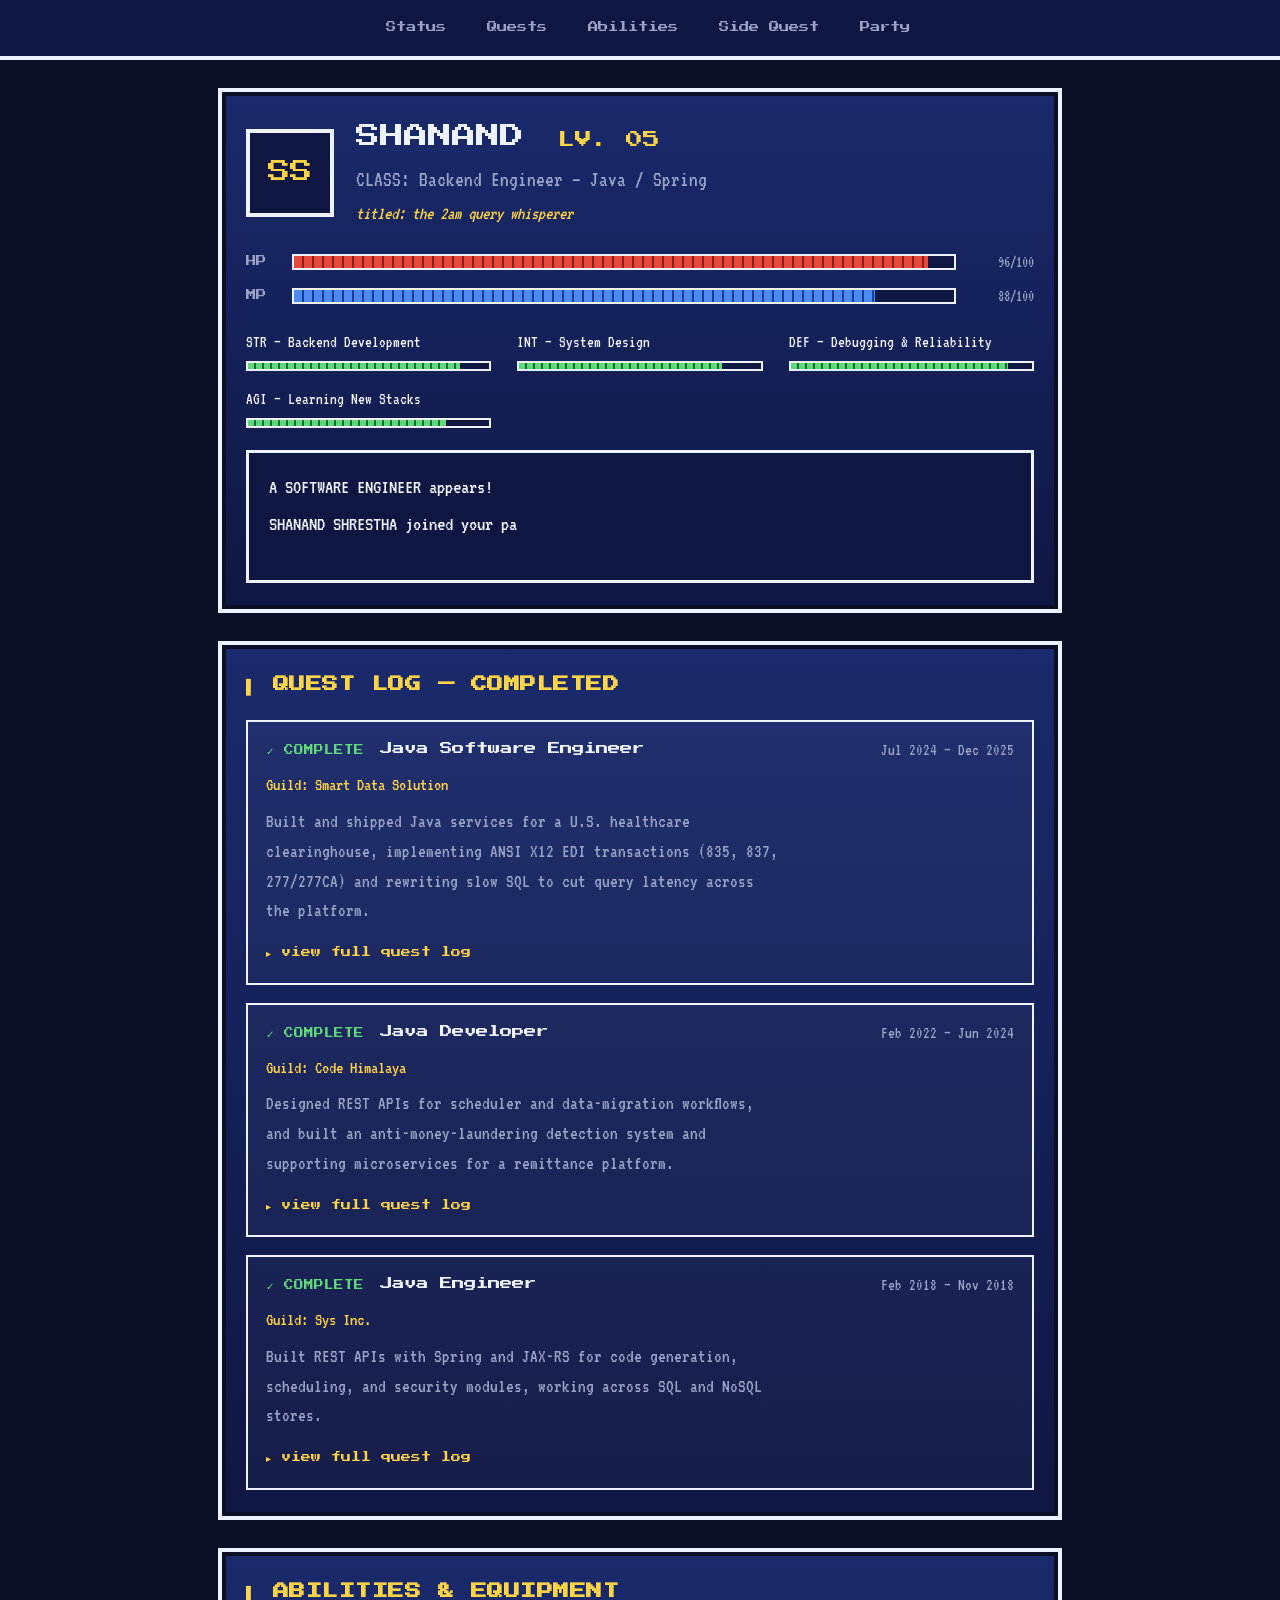
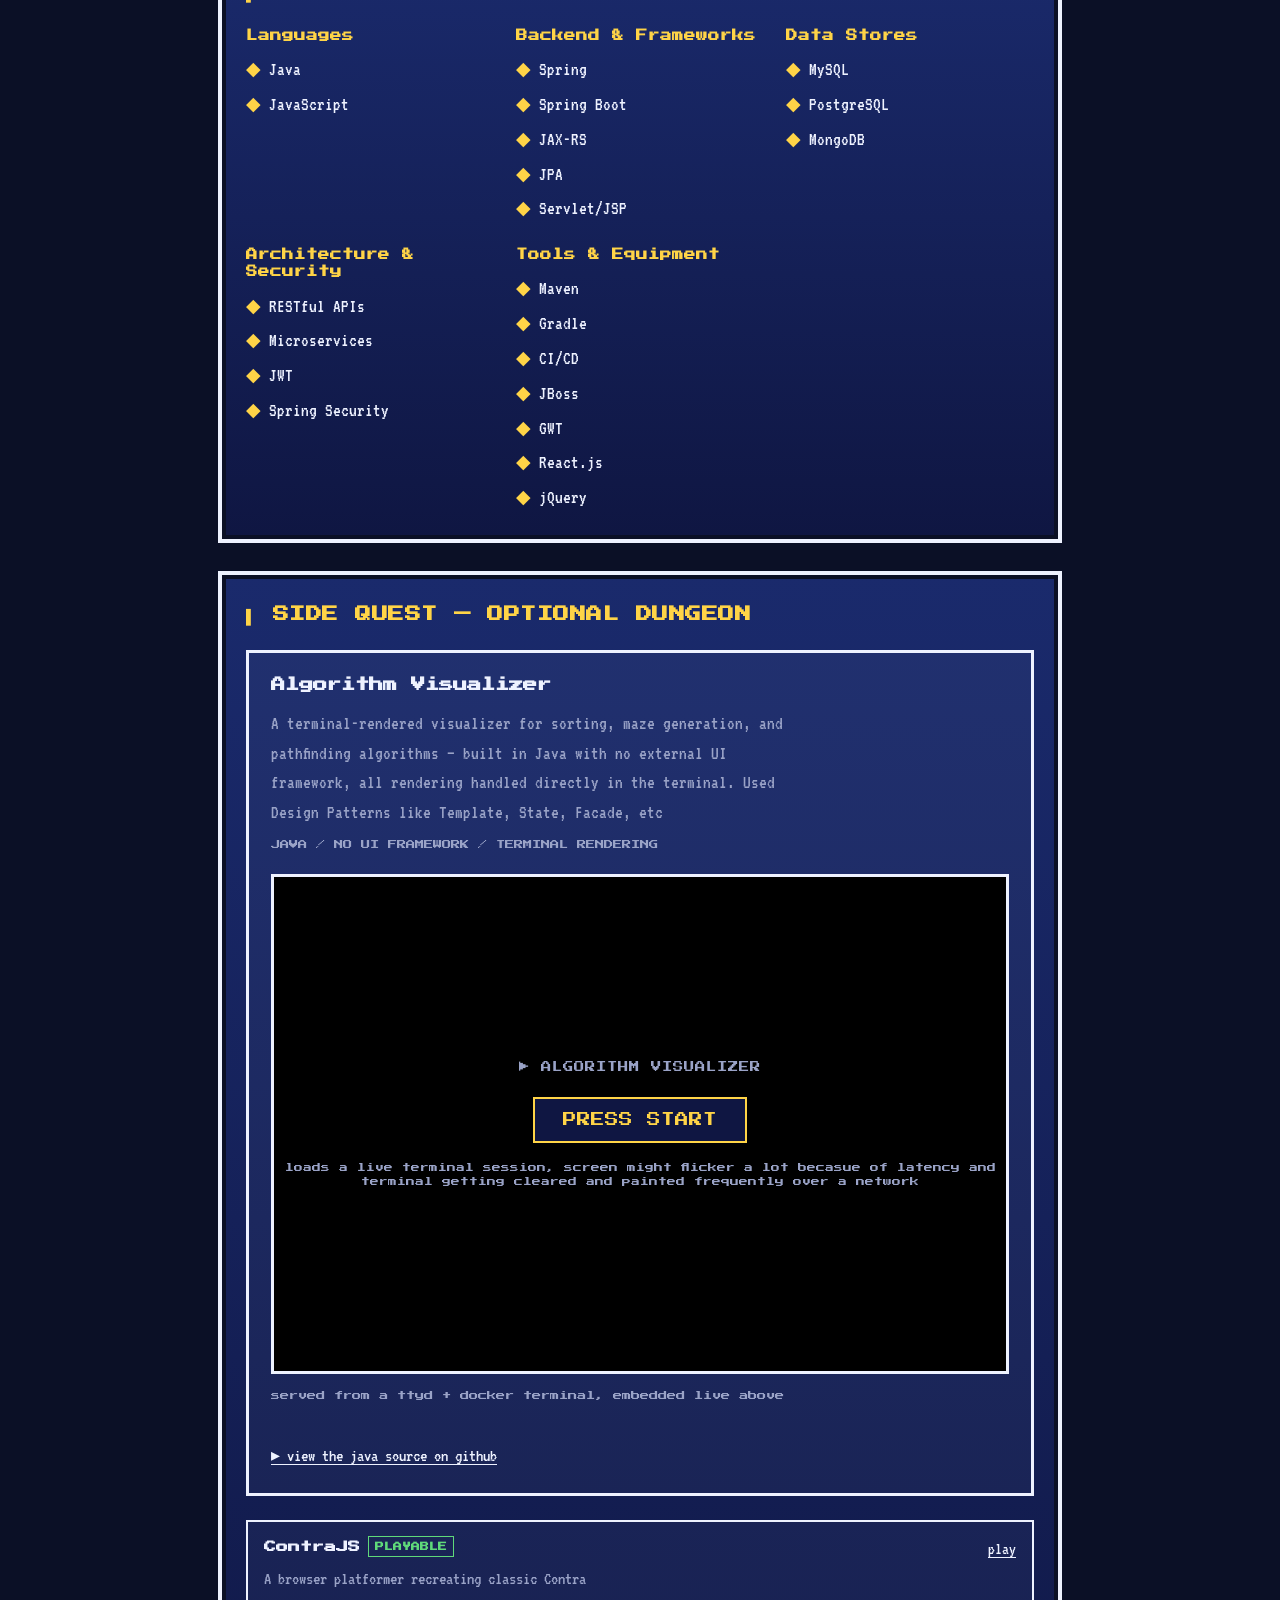
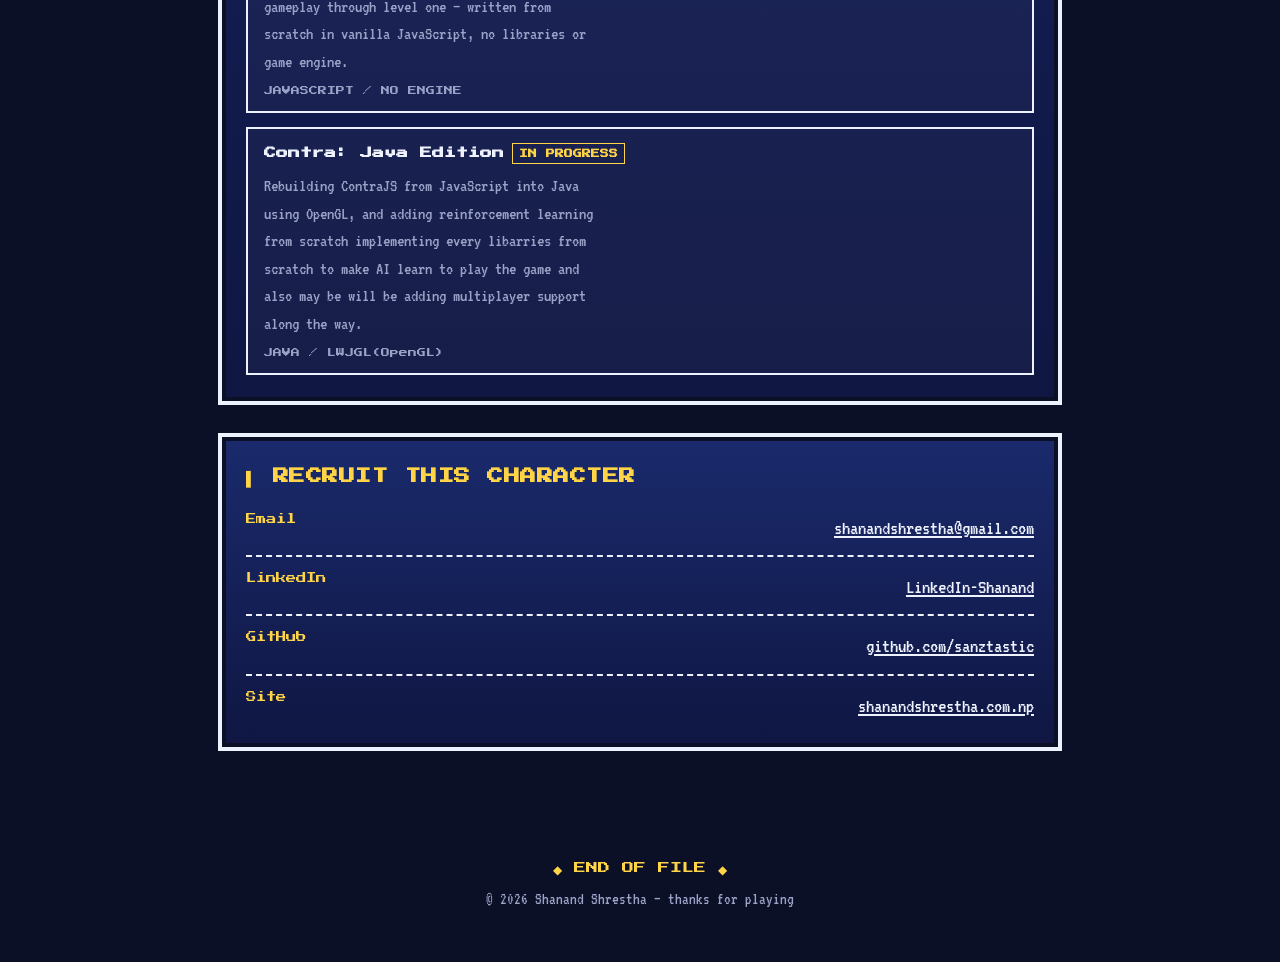
<file: index.html>
<!DOCTYPE html>
<html lang="en">
<head>
<meta charset="UTF-8">
<meta name="viewport" content="width=device-width, initial-scale=1.0">
<title>Shanand Shrestha — Character Sheet</title>
<link rel="icon" href="data:image/svg+xml,%3Csvg xmlns='http://www.w3.org/2000/svg' viewBox='0 0 16 16' shape-rendering='crispEdges'%3E%3Crect width='16' height='16' fill='%230b1026'/%3E%3Crect x='7' y='2' width='2' height='2' fill='%23ffd447'/%3E%3Crect x='5' y='4' width='6' height='2' fill='%23ffd447'/%3E%3Crect x='4' y='6' width='8' height='4' fill='%23ffd447'/%3E%3Crect x='5' y='10' width='6' height='2' fill='%23ffd447'/%3E%3Crect x='7' y='12' width='2' height='2' fill='%23ffd447'/%3E%3C/svg%3E">
<link rel="preconnect" href="https://fonts.googleapis.com">
<link rel="preconnect" href="https://fonts.gstatic.com" crossorigin>
<link href="https://fonts.googleapis.com/css2?family=Press+Start+2P&family=VT323&display=swap" rel="stylesheet">
<link rel="stylesheet" href="style.css">
<script src="script.js" defer></script>
</head>
<body>

<nav class="menu-bar">
  <a href="#status">Status</a>
  <a href="#quests">Quests</a>
  <a href="#abilities">Abilities</a>
  <a href="#sidequest">Side Quest</a>
  <a href="#party">Party</a>
</nav>

<main>

  <!-- ================= STATUS ================= -->
  <section id="status" class="rpg-box">
    <div class="status-top">
      <div class="portrait">SS</div>
      <div>
        <div class="name-plate">SHANAND <span class="lv">LV. 05</span></div>
        <div class="class-line">CLASS: Backend Engineer — Java / Spring</div>
        <div class="flavor">titled: the 2am query whisperer</div>
      </div>
    </div>

    <div class="bars">
      <div class="bar-row">
        <span class="bar-label">HP</span>
        <div class="bar hp"><div class="bar-fill" style="width:96%"></div></div>
        <span class="bar-num">96/100</span>
      </div>
      <div class="bar-row">
        <span class="bar-label">MP</span>
        <div class="bar mp"><div class="bar-fill" style="width:88%"></div></div>
        <span class="bar-num">88/100</span>
      </div>
    </div>

    <div class="stat-grid">
      <div><span class="stat-name">STR — Backend Development</span><div class="stat-bar"><div style="width:88%"></div></div></div>
      <div><span class="stat-name">INT — System Design</span><div class="stat-bar"><div style="width:84%"></div></div></div>
      <div><span class="stat-name">DEF — Debugging &amp; Reliability</span><div class="stat-bar"><div style="width:90%"></div></div></div>
      <div><span class="stat-name">AGI — Learning New Stacks</span><div class="stat-bar"><div style="width:82%"></div></div></div>
    </div>

    <div class="dialogue-box" id="introBox"></div>
  </section>

  <!-- ================= QUESTS (experience) ================= -->
  <section id="quests" class="rpg-box">
    <h2 class="rpg-title">&#9612; QUEST LOG — COMPLETED</h2>
    <ul class="quest-list">
      <li class="quest">
        <div class="quest-head">
          <span class="quest-status">&#10003; COMPLETE</span>
          <span class="quest-name">Java Software Engineer</span>
          <span class="quest-dates">Jul 2024 – Dec 2025</span>
        </div>
        <div class="quest-giver">Guild: Smart Data Solution</div>
        <p class="quest-desc">Built and shipped Java services for a U.S. healthcare clearinghouse, implementing ANSI X12 EDI transactions (835, 837, 277/277CA) and rewriting slow SQL to cut query latency across the platform.</p>
        <details>
          <summary>view full quest log</summary>
          <ul class="quest-bullets">
            <li>Built and maintained Java services for the Healthcare Clearinghouse platform, implementing and extending ANSI X12 EDI transaction types (835, 837, 277/277CA) for U.S. healthcare clients.</li>
            <li>Shipped client-specific enhancements and resolved production incidents, keeping clearinghouse transaction processing reliable for live customers.</li>
            <li>Improved database performance by rewriting inefficient SQL queries and introducing targeted indexing strategies, cutting query execution time and reducing application latency.</li>
            <li>Partnered with business analysts, QA, and fellow engineers across the full SDLC — design, build, test, and release — to deliver production-quality software.</li>
          </ul>
        </details>
      </li>
      <li class="quest">
        <div class="quest-head">
          <span class="quest-status">&#10003; COMPLETE</span>
          <span class="quest-name">Java Developer</span>
          <span class="quest-dates">Feb 2022 – Jun 2024</span>
        </div>
        <div class="quest-giver">Guild: Code Himalaya</div>
        <p class="quest-desc">Designed REST APIs for scheduler and data-migration workflows, and built an anti-money-laundering detection system and supporting microservices for a remittance platform.</p>
        <details>
          <summary>view full quest log</summary>
          <ul class="quest-bullets">
            <li>Designed and built REST APIs for scheduler and data-migration workflows powering a production web application.</li>
            <li>Deployed and operated services on JBoss application servers and served as a direct technical point of contact for client integration work.</li>
            <li>Built an Anti-Money Laundering (AML) detection system and supporting microservices for a remittance platform, strengthening fraud-detection coverage.</li>
            <li>Designed and maintained relational data models across MySQL, PostgreSQL, and OracleDB.</li>
            <li>Developed a CRM application using JSP, Servlet, and jQuery.</li>
          </ul>
        </details>
      </li>
      <li class="quest">
        <div class="quest-head">
          <span class="quest-status">&#10003; COMPLETE</span>
          <span class="quest-name">Java Engineer</span>
          <span class="quest-dates">Feb 2018 – Nov 2018</span>
        </div>
        <div class="quest-giver">Guild: Sys Inc.</div>
        <p class="quest-desc">Built REST APIs with Spring and JAX-RS for code generation, scheduling, and security modules, working across SQL and NoSQL stores.</p>
        <details>
          <summary>view full quest log</summary>
          <ul class="quest-bullets">
            <li>Built REST APIs with Spring Framework and JAX-RS supporting code generation, scheduling, and security modules for a web application.</li>
            <li>Contributed to setup and maintenance of CI/CD pipelines.</li>
            <li>Worked across SQL and NoSQL stores (Cassandra, MySQL, PostgreSQL, MongoDB) to support application data needs.</li>
            <li>Developed front-end features using GWT and React.js.</li>
          </ul>
        </details>
      </li>
    </ul>
  </section>

  <!-- ================= ABILITIES ================= -->
  <section id="abilities" class="rpg-box">
    <h2 class="rpg-title">&#9612; ABILITIES &amp; EQUIPMENT</h2>
    <div class="ability-groups">
      <div class="ability-group">
        <h3>Languages</h3>
        <ul><li>Java</li><li>JavaScript</li></ul>
      </div>
      <div class="ability-group">
        <h3>Backend &amp; Frameworks</h3>
        <ul><li>Spring</li><li>Spring Boot</li><li>JAX-RS</li><li>JPA</li><li>Servlet/JSP</li></ul>
      </div>
      <div class="ability-group">
        <h3>Data Stores</h3>
        <ul><li>MySQL</li><li>PostgreSQL</li><li>MongoDB</li></ul>
      </div>
      <div class="ability-group">
        <h3>Architecture &amp; Security</h3>
        <ul><li>RESTful APIs</li><li>Microservices</li><li>JWT</li><li>Spring Security</li></ul>
      </div>
      <div class="ability-group">
        <h3>Tools &amp; Equipment</h3>
        <ul><li>Maven</li><li>Gradle</li><li>CI/CD</li><li>JBoss</li><li>GWT</li><li>React.js</li><li>jQuery</li></ul>
      </div>
    </div>
  </section>

  <!-- ================= SIDE QUEST ================= -->
  <section id="sidequest" class="rpg-box">
    <h2 class="rpg-title">&#9612; SIDE QUEST — OPTIONAL DUNGEON</h2>

    <article class="dungeon-card">
      <h3>Algorithm Visualizer</h3>
      <p class="desc">A terminal-rendered visualizer for sorting, maze generation, and pathfinding algorithms — built in Java with no external UI framework, all rendering handled directly in the terminal. Used Design Patterns like Template, State, Facade, etc</p>
      <p class="meta">JAVA / NO UI FRAMEWORK / TERMINAL RENDERING</p>

      <div class="terminal-frame" id="terminalFrame">
        <div class="terminal-start" id="terminalStart">
          <div class="terminal-start-inner">
            <p class="terminal-start-title">&#9654; ALGORITHM VISUALIZER</p>
            <button type="button" id="terminalStartBtn" class="terminal-start-btn">PRESS START</button>
            <p class="terminal-start-hint">loads a live terminal session, screen might flicker a lot becasue of latency and terminal getting cleared and painted frequently over a network</p>
          </div>
        </div>
      </div>
      <p class="meta">served from a ttyd + docker terminal, embedded live above</p>

      <a class="src-link" href="https://github.com/sanztastic/terminal-algorithm-visualizer" target="_blank" rel="noopener">&#9656; view the java source on github</a>
    </article>

    <ul class="other-quests">
      <li>
        <div>
          <h4>ContraJS <span class="tag-playable">PLAYABLE</span></h4>
          <p>A browser platformer recreating classic Contra gameplay through level one — written from scratch in vanilla JavaScript, no libraries or game engine.</p>
          <div class="tags">JAVASCRIPT / NO ENGINE</div>
        </div>
        <a href="https://sanztastic.github.io/ContraJS" target="_blank" rel="noopener">play</a>
      </li>
      <li>
        <div>
          <h4>Contra: Java Edition <span class="tag-progress">IN PROGRESS</span></h4>
          <p>Rebuilding ContraJS from JavaScript into Java using OpenGL, and adding reinforcement learning from scratch implementing every libarries from scratch to make AI learn to play the game and also may be will be adding multiplayer support along the way.</p>
          <div class="tags">JAVA / LWJGL(OpenGL)</div>
        </div>
      </li>
    </ul>
  </section>

  <!-- ================= PARTY / CONTACT ================= -->
  <section id="party" class="rpg-box">
    <h2 class="rpg-title">&#9612; RECRUIT THIS CHARACTER</h2>
    <ul class="recruit-list">
      <li><span class="recruit-label">Email</span><span class="recruit-value"><a href="mailto:shanandshrestha@gmail.com">shanandshrestha@gmail.com</a></span></li>
      <li><span class="recruit-label">LinkedIn</span><span class="recruit-value"><a href="https://www.linkedin.com/in/shanand-shrestha-b71926156">LinkedIn-Shanand</a></span></li>
      <li><span class="recruit-label">GitHub</span><span class="recruit-value"><a href="https://github.com/sanztastic" target="_blank" rel="noopener">github.com/sanztastic</a></span></li>
      <li><span class="recruit-label">Site</span><span class="recruit-value"><a href="https://www.shanandshrestha.com.np" target="_blank" rel="noopener">shanandshrestha.com.np</a></span></li>
    </ul>
  </section>

</main>

<footer>
  <div class="end-mark">&#9670; END OF FILE &#9670;</div>
  <div class="credit">© <span id="year"></span> Shanand Shrestha — thanks for playing</div>
</footer>
</body>
</html>
</file>
<file: style.css>
:root{
    --bg:#0b1026;
    --box1:#1a2a6c;
    --box2:#0f1642;
    --panel:rgba(255,255,255,0.03);
    --border:#eef2ff;
    --gold:#ffd447;
    --text:#eef2ff;
    --text-dim:#9aa3c7;
    --green:#5fd97a;
    --green-dark:#1f6b34;
    --hp:#e6483c;
    --hp-dark:#8a1f18;
    --mp:#4c8bf5;
    --mp-dark:#1c3f8a;
    --font-pixel:'Press Start 2P', monospace;
    --font-term:'VT323', monospace;
  }
  *{ box-sizing:border-box; }
  html{ scroll-behavior:smooth; }
  body{
    margin:0;
    background:var(--bg);
    color:var(--text);
    font-family:var(--font-term);
    font-size:19px;
    line-height:1.5;
  }
  ::selection{ background:var(--gold); color:var(--bg); }
  a{ color:inherit; }
  *:focus-visible{ outline:2px solid var(--gold); outline-offset:3px; }

  /* ---------- menu bar ---------- */
  .menu-bar{
    position:sticky;
    top:0;
    z-index:30;
    background:var(--box2);
    border-bottom:4px solid var(--border);
    display:flex;
    flex-wrap:wrap;
    justify-content:center;
    gap:8px 22px;
    padding:14px 16px;
  }
  .menu-bar a{
    font-family:var(--font-pixel);
    font-size:0.65rem;
    color:var(--text-dim);
    text-decoration:none;
    padding:6px 2px;
    transition:color .15s ease;
  }
  .menu-bar a::before{ content:'\25B8\00a0'; opacity:0; transition:opacity .15s ease; }
  .menu-bar a:hover, .menu-bar a:focus-visible{ color:var(--gold); }
  .menu-bar a:hover::before, .menu-bar a:focus-visible::before{ opacity:1; }

  main{ max-width:880px; margin:0 auto; padding:28px 18px 60px 18px; }

  /* ---------- generic rpg box ---------- */
  .rpg-box{
    background:linear-gradient(180deg, var(--box1), var(--box2));
    border:4px solid var(--border);
    box-shadow: inset 0 0 0 4px var(--bg);
    padding:26px 24px;
    margin-bottom:28px;
    scroll-margin-top:80px;
  }
  .rpg-title{
    font-family:var(--font-pixel);
    font-size:clamp(0.8rem, 2vw, 1rem);
    color:var(--gold);
    margin:0 0 22px 0;
    letter-spacing:0.5px;
    line-height:1.7;
  }

  /* ---------- hero / status ---------- */
  .status-top{
    display:flex;
    gap:22px;
    flex-wrap:wrap;
    align-items:center;
    margin-bottom:22px;
  }
  .portrait{
    width:88px; height:88px;
    flex-shrink:0;
    background:var(--box2);
    border:4px solid var(--border);
    display:flex; align-items:center; justify-content:center;
    font-family:var(--font-pixel);
    font-size:1.4rem;
    color:var(--gold);
  }
  .name-plate{ font-family:var(--font-pixel); font-size:clamp(1rem, 3vw, 1.5rem); }
  .name-plate .lv{ color:var(--gold); font-size:0.7em; margin-left:10px; }
  .class-line{ font-size:1.35rem; color:var(--text-dim); margin-top:10px; }
  .flavor{ font-size:1.15rem; color:var(--gold); margin-top:4px; font-style:italic; }

  .bars{ margin:22px 0; }
  .bar-row{ display:flex; align-items:center; gap:12px; margin-bottom:10px; }
  .bar-label{ font-family:var(--font-pixel); font-size:0.65rem; width:34px; color:var(--text-dim); flex-shrink:0; }
  .bar{ flex:1; height:16px; background:var(--box2); border:2px solid var(--border); overflow:hidden; }
  .bar-fill{ height:100%; }
  .bar.hp .bar-fill{ background:repeating-linear-gradient(to right, var(--hp) 0 8px, var(--hp-dark) 8px 10px); }
  .bar.mp .bar-fill{ background:repeating-linear-gradient(to right, var(--mp) 0 8px, var(--mp-dark) 8px 10px); }
  .bar-num{ font-size:1rem; color:var(--text-dim); width:66px; text-align:right; flex-shrink:0; }

  .stat-grid{
    display:grid;
    grid-template-columns:repeat(auto-fit, minmax(200px, 1fr));
    gap:16px 26px;
    margin-bottom:22px;
  }
  .stat-name{ display:block; margin-bottom:6px; font-size:1.05rem; color:var(--text); }
  .stat-bar{ height:10px; background:var(--box2); border:2px solid var(--border); }
  .stat-bar > div{ height:100%; background:repeating-linear-gradient(to right, var(--green) 0 6px, var(--green-dark) 6px 8px); }

  .dialogue-box{
    background:var(--box2);
    border:3px solid var(--border);
    padding:18px 20px;
    font-size:1.3rem;
    min-height:6.4em;
  }
  .dialogue-box .line{ margin:0 0 6px 0; }
  .cursor{
    display:inline-block;
    color:var(--gold);
    animation:blink 0.85s steps(1) infinite;
  }
  @keyframes blink{ 0%,49%{opacity:1;} 50%,100%{opacity:0;} }
  @media (prefers-reduced-motion:reduce){ .cursor{ animation:none; } }

  /* ---------- quests (experience) ---------- */
  .quest-list{ list-style:none; margin:0; padding:0; display:flex; flex-direction:column; gap:18px; }
  .quest{ border:2px solid var(--border); background:var(--panel); padding:16px 18px; }
  .quest-head{ display:flex; flex-wrap:wrap; gap:8px 16px; align-items:baseline; margin-bottom:8px; }
  .quest-status{ font-family:var(--font-pixel); font-size:0.6rem; color:var(--green); }
  .quest-name{ font-family:var(--font-pixel); font-size:0.78rem; }
  .quest-dates{ font-size:1.05rem; color:var(--text-dim); margin-left:auto; white-space:nowrap; }
  .quest-giver{ font-size:1.15rem; color:var(--gold); margin-bottom:8px; }
  .quest-desc{ font-size:1.2rem; line-height:1.55; color:var(--text-dim); max-width:64ch; margin:0; }
  .quest details{ margin-top:12px; }
  .quest summary{
    cursor:pointer;
    list-style:none;
    display:inline-block;
    font-family:var(--font-pixel);
    font-size:0.62rem;
    color:var(--gold);
  }
  .quest summary::-webkit-details-marker{ display:none; }
  .quest summary::before{ content:'\25B8\00a0'; }
  .quest details[open] summary::before{ content:'\25BE\00a0'; }
  .quest-bullets{ list-style:none; margin:14px 0 0 0; padding:0; display:flex; flex-direction:column; gap:10px; }
  .quest-bullets li{
    font-size:1.15rem;
    line-height:1.5;
    color:var(--text-dim);
    padding-left:20px;
    position:relative;
  }
  .quest-bullets li::before{
    content:'\25C6';
    color:var(--gold);
    position:absolute;
    left:0;
    top:1px;
    font-size:0.8rem;
  }

  /* ---------- abilities ---------- */
  .ability-groups{ display:grid; grid-template-columns:repeat(auto-fit, minmax(220px,1fr)); gap:22px; }
  .ability-group h3{ font-family:var(--font-pixel); font-size:0.72rem; color:var(--gold); margin:0 0 12px 0; }
  .ability-group ul{ list-style:none; margin:0; padding:0; display:flex; flex-direction:column; gap:6px; }
  .ability-group li{ font-size:1.2rem; }
  .ability-group li::before{ content:'\25C6\00a0'; color:var(--gold); }

  /* ---------- side quest / dungeon (featured demo) ---------- */
  .dungeon-card{ border:3px solid var(--border); background:var(--panel); padding:22px; margin-bottom:24px; }
  .dungeon-card h3{
    font-family:var(--font-pixel);
    font-size:0.9rem;
    display:flex; align-items:center; gap:10px; flex-wrap:wrap;
    margin:0 0 12px 0;
  }
  .tag-playable{ font-family:var(--font-pixel); font-size:0.55rem; color:var(--green); border:1px solid var(--green); padding:3px 6px; }
  .tag-progress{ font-family:var(--font-pixel); font-size:0.55rem; color:var(--gold); border:1px solid var(--gold); padding:3px 6px; }
  .dungeon-card .desc{ font-size:1.2rem; line-height:1.55; color:var(--text-dim); max-width:64ch; margin:0 0 8px 0; }
  .dungeon-card .meta{ font-family:var(--font-pixel); font-size:0.58rem; color:var(--text-dim); margin-bottom:20px; line-height:1.8; }

  .terminal-frame{
    width:100%;
    height:500px;
    border:3px solid var(--border);
    background:#000;
    margin-bottom:14px;
    overflow:hidden;
  }
  .terminal-frame iframe{
    width:100%;
    height:100%;
    border:none;
    display:block;
  }
  .terminal-start{
    width:100%;
    height:100%;
    display:flex;
    align-items:center;
    justify-content:center;
  }
  .terminal-start-inner{ text-align:center; }
  .terminal-start-title{
    font-family:var(--font-pixel);
    font-size:0.65rem;
    color:var(--text-dim);
    letter-spacing:1px;
    margin:0 0 22px 0;
  }
  .terminal-start-btn{
    background:var(--box2);
    border:2px solid var(--gold);
    color:var(--gold);
    font-family:var(--font-pixel);
    font-size:0.85rem;
    padding:14px 28px;
    cursor:pointer;
    animation: blink 1.4s steps(1) infinite;
  }
  .terminal-start-btn:hover, .terminal-start-btn:focus-visible{
    background:var(--gold);
    color:var(--bg);
    animation:none;
  }
  .terminal-start-hint{
    font-family:var(--font-pixel);
    font-size:0.55rem;
    color:var(--text-dim);
    margin:18px 0 0 0;
  }
  @media (prefers-reduced-motion:reduce){ .terminal-start-btn{ animation:none; } }

  .src-link{ display:inline-block; margin-top:18px; font-size:1.15rem; text-decoration:underline; text-underline-offset:3px; }
  .src-link:hover{ color:var(--gold); }

  .other-quests{ list-style:none; margin:0; padding:0; display:flex; flex-direction:column; gap:14px; }
  .other-quests li{
    border:2px solid var(--border); background:var(--panel); padding:14px 16px;
    display:flex; justify-content:space-between; gap:16px; flex-wrap:wrap; align-items:flex-start;
  }
  .other-quests h4{ font-family:var(--font-pixel); font-size:0.75rem; margin:0 0 8px 0; display:flex; gap:8px; align-items:center; flex-wrap:wrap; }
  .other-quests p{ margin:0 0 8px 0; color:var(--text-dim); font-size:1.15rem; max-width:48ch; }
  .other-quests .tags{ font-family:var(--font-pixel); font-size:0.55rem; color:var(--text-dim); }
  .other-quests a{ font-size:1.1rem; text-decoration:underline; text-underline-offset:3px; white-space:nowrap; }
  .other-quests a:hover{ color:var(--gold); }

  /* ---------- recruit / contact ---------- */
  .recruit-list{ list-style:none; margin:0; padding:0; display:flex; flex-direction:column; gap:14px; }
  .recruit-list li{
    display:flex; justify-content:space-between; gap:16px; flex-wrap:wrap;
    border-bottom:2px dashed var(--border); padding-bottom:12px;
  }
  .recruit-list li:last-child{ border-bottom:none; padding-bottom:0; }
  .recruit-label{ font-family:var(--font-pixel); font-size:0.65rem; color:var(--gold); }
  .recruit-value{ font-size:1.3rem; }
  .recruit-value a:hover{ color:var(--gold); text-decoration:underline; }

  footer{
    text-align:center;
    padding:20px 18px 50px 18px;
  }
  footer .end-mark{ font-family:var(--font-pixel); font-size:0.75rem; color:var(--gold); margin-bottom:10px; }
  footer .credit{ font-size:1.05rem; color:var(--text-dim); }
</file>
